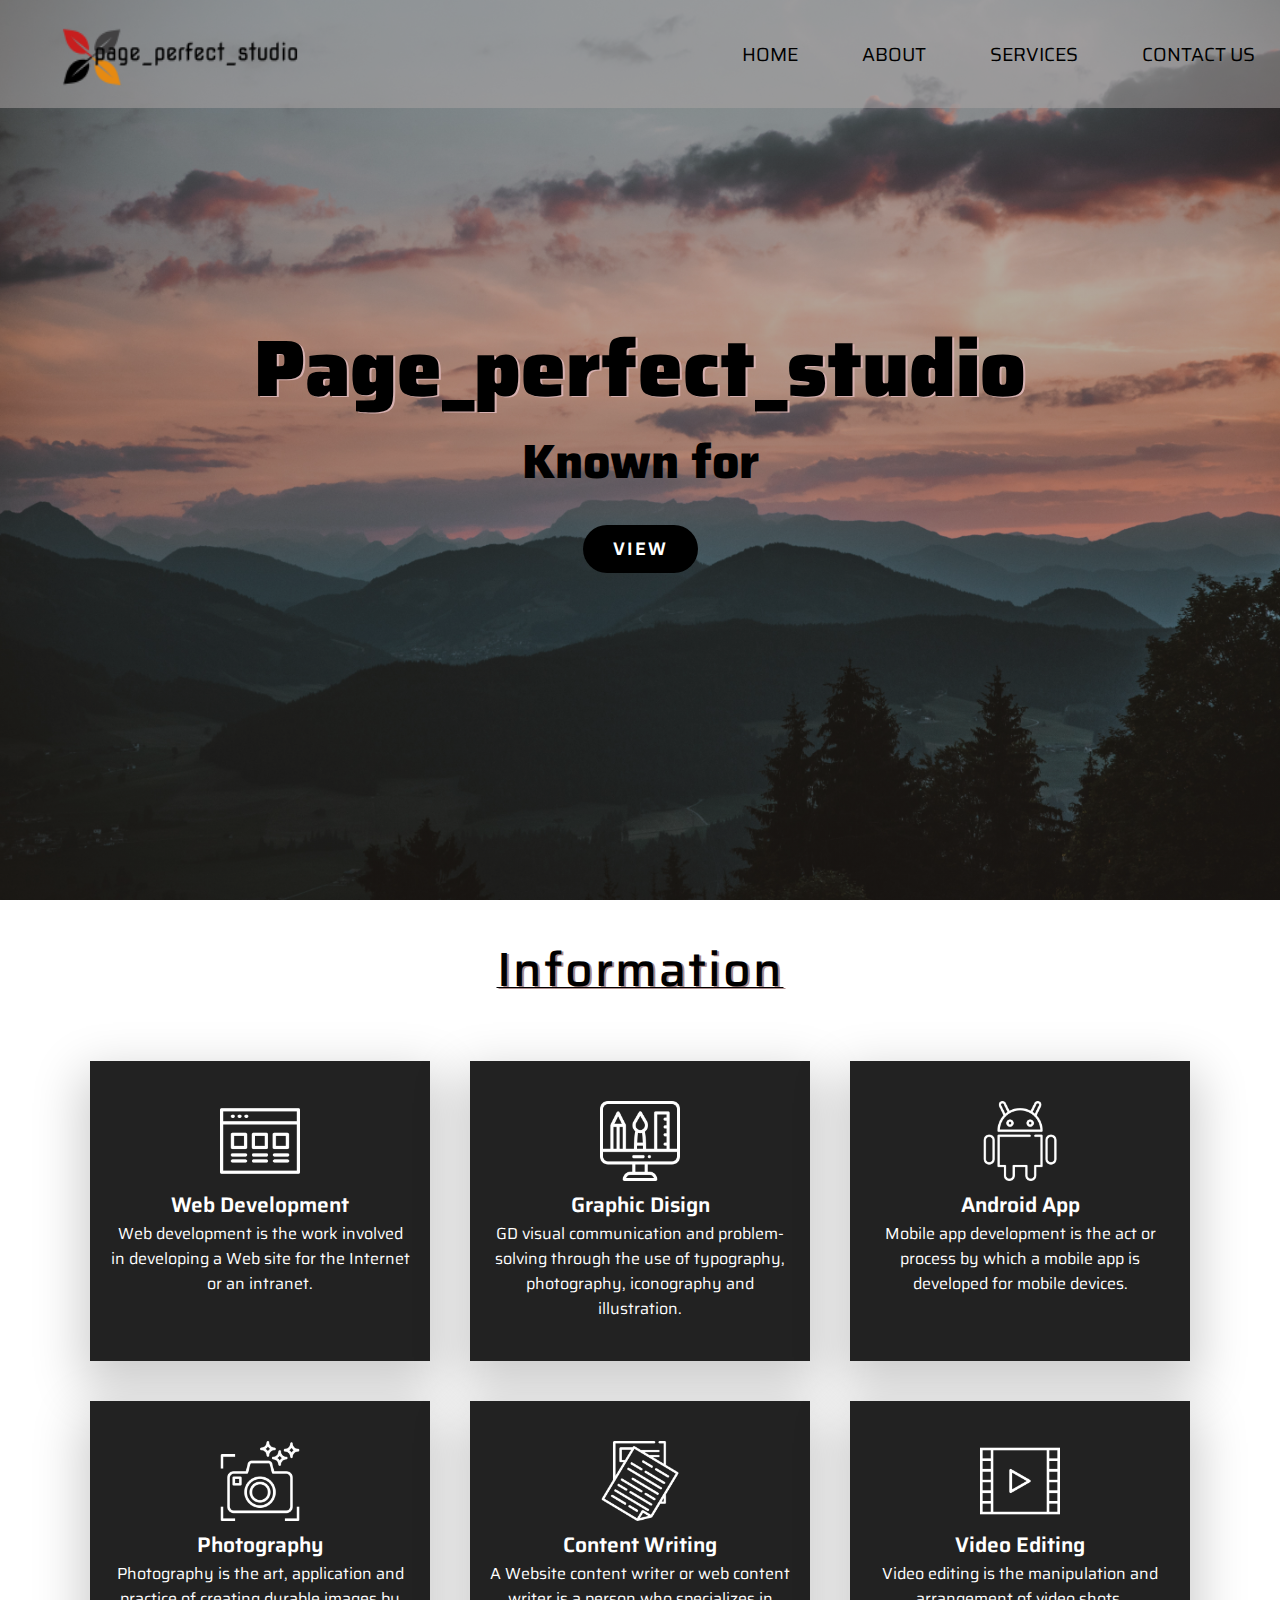
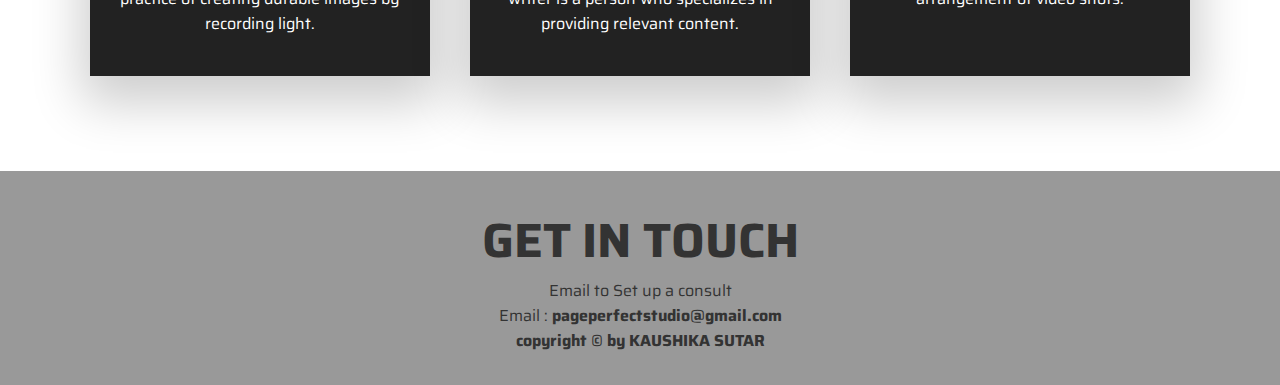
<file: web page_perfect_studio offical/index.html>
<!DOCTYPE html>
<html lang="en">

<head>
  <meta charset="UTF-8">
  <meta name="viewport" content="width=device-width, initial-scale=1.0">
  <link rel="stylesheet" href="style.css">
  <link href="https://fonts.googleapis.com/icon?family=Material+Icons" rel="stylesheet">
  <script src="https://ajax.googleapis.com/ajax/libs/jquery/3.5.1/jquery.min.js"></script>
  <script src="https://cdnjs.cloudflare.com/ajax/libs/popper.js/1.16.0/umd/popper.min.js"></script>
  <script src="https://maxcdn.bootstrapcdn.com/bootstrap/4.5.2/js/bootstrap.min.js"></script>
  <link rel="stylesheet" href="https://stackpath.bootstrapcdn.com/font-awesome/4.7.0/css/font-awesome.min.css"
    integrity="sha384-wvfXpqpZZVQGK6TAh5PVlGOfQNHSoD2xbE+QkPxCAFlNEevoEH3Sl0sibVcOQVnN" crossorigin="anonymous">
  <title>Document</title>
</head>

<body>

  <!--//////////////////////////////////////////// NAVBAR STARTS///////////// ///////////////////////////////////////-->

  <div class="container">
    <div class="navbar">
      <img src="img/4c48c699-3cd1-45fa-952f-63a73d6eb40e_200x200.png" class="logo">
      <nav>
        <ul>
          <li><a href="#home">HOME</a></li>
          <li><a href="About.html">ABOUT</a></li>
          <li><a href="Services.html">SERVICES</a></li>
          <li><a href="Contact.html">CONTACT US</a></li>
        </ul>
      </nav>
    </div>

    <!-- ///////////////////////////////////////NAVBAR ENDS //////////////////////////////////////////////////-->


    <!--//////////////////////////////////////BANNER SECTION STARTS ///////////////////////////////////////////-->

    <section class="banner" id="home">
      <div class="textbx">
        <h2>Page_perfect_studio</h2>
        <h3>Known for <span class="change_content"></span></h3>
        <a href="#information" class="btn">VIEW</a>
      </div>
    </section>
  </div>

  <!--///////////////////////// BANNER SECTION ENDS /////////////////////////// -->


  <!-- /////////////////////////INFORMATION SECTION STARTS HERE //////////////////////////////// -->


  <section class="information" id="information">
    <div class="heading white">
      <h2>Information</h2>
    </div>
    <div class="content">
      <div class="aboutbx">
        <img src="img/icon2.png">
        <h2>Web Development</h2>
        <p>Web development is the work involved in developing a Web site for the Internet or an intranet. </p>
      </div>
      <div class="aboutbx">
        <img src="img/icon1.png">
        <h2>Graphic Disign</h2>
        <p>GD visual communication and problem-solving through the use of typography,
          photography, iconography and illustration.</p>
      </div>
      <div class="aboutbx">
        <img src="img/icon3.png">
        <h2>Android App</h2>
        <p>Mobile app development is the act or process by which a mobile app is developed for mobile devices.</p>
      </div>
      <div class="aboutbx">
        <img src="img/icon4.png">
        <h2>Photography</h2>
        <p>Photography is the art, application and practice of creating durable images by recording light.</p>
      </div>
      <div class="aboutbx">
        <img src="img/icon5.png">
        <h2>Content Writing</h2>
        <p>A Website content writer or web content writer is a person who specializes in providing relevant content.</p>
      </div>
      <div class="aboutbx">
        <img src="img/icon6.png">
        <h2>Video Editing</h2>
        <p>Video editing is the manipulation and arrangement of video shots. </p>
      </div>
    </div>
    <br><br><br>
  </section>


  <!-- /////////////////////////INFORMATION SECTION ENDS HERE //////////////////////////////////////////////-->

  <!-- /////////////////////////////////////////ABOUT SECTION STARTS HERE///////////////////////////////////////// -->



  <!-- ////////////////////////////////////////ABOUT SECTION ENDS HERE ///////////////////////////////////////////-->
  <section class="contact" id="contact">
    <!--         
<div class="contact-section">

  <h1>Contact Us</h1>
  <div class="border"></div>
  <form class="contact-form" action="index.html" method="post">
    <input type="text" class="contact-form-text" placeholder="Your name">
    <input type="email" class="contact-form-text" placeholder="Your email">
    <input type="text" class="contact-form-text" placeholder="Your phone">
    <textarea class="contact-form-text" placeholder="Your message"></textarea>
    <input type="submit" class="contact-form-btn" value="Send">
  </form>
</div>
  </section>  -->
    <footer>
      <h3>GET IN TOUCH</h3>
      <p>Email to Set up a consult</p>
      <p>Email : <strong>pageperfectstudio@gmail.com</strong></p>
      <p><strong> copyright &copy; by KAUSHIKA SUTAR </strong></p>
    </footer>
</body>

</html>
</file>
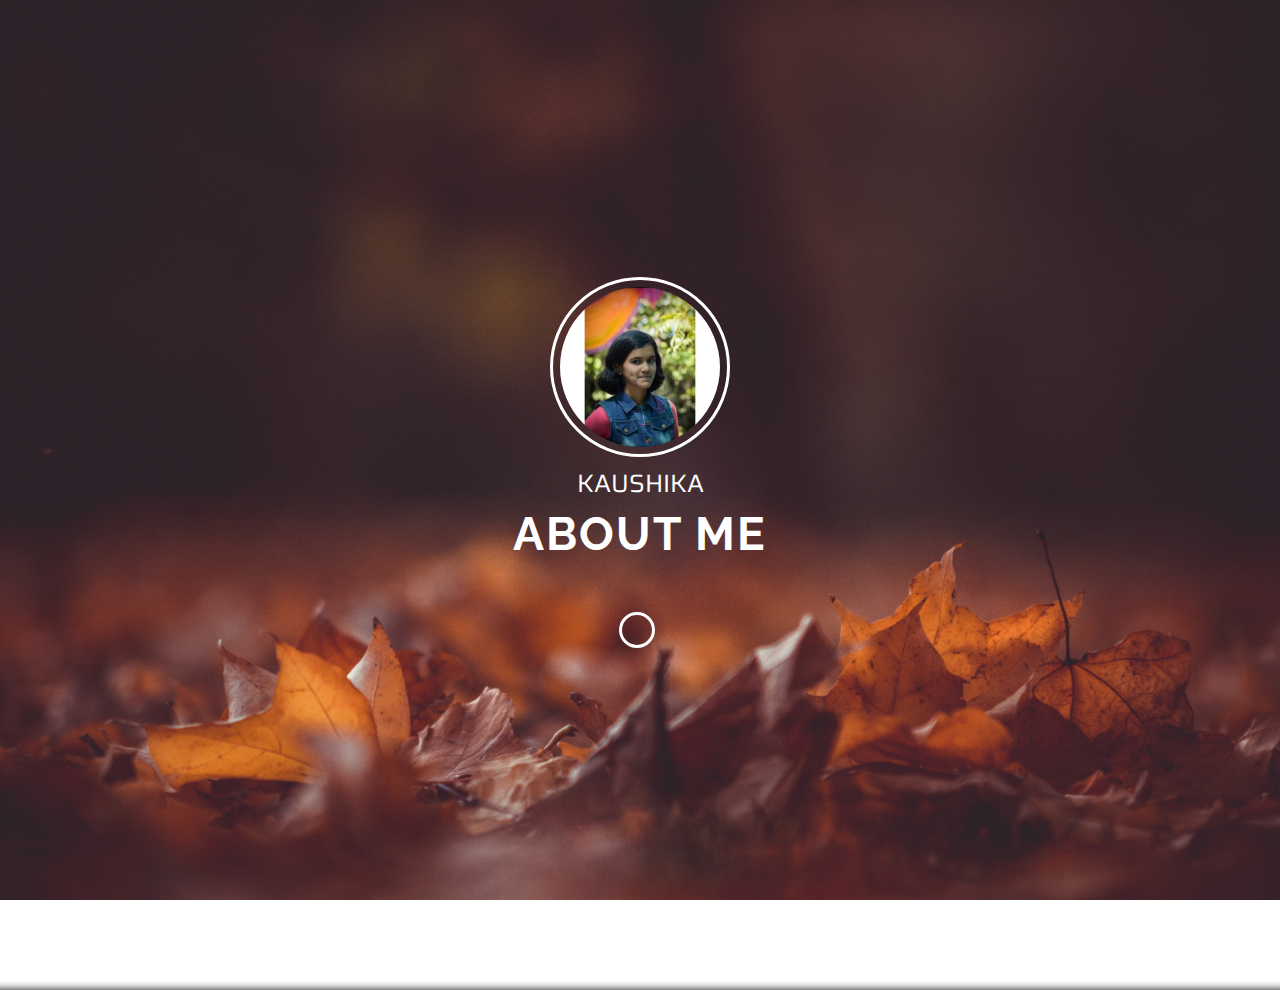
<file: web page_perfect_studio offical/About.html>
<!DOCTYPE html>
<html lang="en">

<head>
  <meta charset="UTF-8">
  <meta name="viewport" content="width=device-width, initial-scale=1.0">
  <link rel="stylesheet" href="style.css">
  <link href="https://fonts.googleapis.com/icon?family=Material+Icons" rel="stylesheet">
  <link href="https://fonts.googleapis.com/css?family=Oswald" rel="stylesheet">

  <script src="https://ajax.googleapis.com/ajax/libs/jquery/3.5.1/jquery.min.js"></script>
  <script src="https://cdnjs.cloudflare.com/ajax/libs/popper.js/1.16.0/umd/popper.min.js"></script>
  <script src="https://maxcdn.bootstrapcdn.com/bootstrap/4.5.2/js/bootstrap.min.js"></script>
  <link rel="stylesheet" href="https://stackpath.bootstrapcdn.com/font-awesome/4.7.0/css/font-awesome.min.css"
    integrity="sha384-wvfXpqpZZVQGK6TAh5PVlGOfQNHSoD2xbE+QkPxCAFlNEevoEH3Sl0sibVcOQVnN" crossorigin="anonymous">
  <title>Document</title>

  <!-- /STyle Starts Here -->
  <style>
    @import url('https://fonts.googleapis.com/css2?family=Raleway&display=swap');
    *,
    *:before,
    *:after {
      box-sizing: inherit;
    }

    html {
      box-sizing: border-box;
    }

    html,
    body,
    .page-wrap {
      width: 100%;
      height: 100%;
      margin: 0;
      padding: 0;
    }

    body {
      font-family: 'Raleway', sans-serif;
      font-size: 100%;
      font-weight: 400;
      line-height: 1;
      overflow: hidden;
      background-color: black;
    }

    h1,
    h2,
    h3,
    h4,
    h5,
    h6 {
      font-family: 'Raleway', sans-serif;
      font-weight: 400;
      text-transform: uppercase;
      color: black;
      letter-spacing: 2px;
    }

    i {
      position: relative;
    }

    .overlay {
      position: absolute;
      z-index: 1;
      top: -10%;
      left: -10%;
      width: 120%;
      height: 120%;
      background: rgba(0, 0, 0, .3);
      background-position: center center;
      background-size: 100%;
      opacity: 1;
      filter: blur(5px);
      background-color: #fff;
      /* background-image: url();
  background-image: url(https://cl.ly/2y2t3e2t1c0t/rt87-bw-hills.jpg); */
      background-size: cover;
    }

    @keyframes Gradient {
      0% {
        background-position: 0% 50%;
      }

      50% {
        background-position: 100% 50%;
      }

      100% {
        background-position: 0% 50%;
      }
    }

    .page-wrap {
      position: relative;
      z-index: 100;
      text-align: center;
      display: flex;
      align-items: center;
      justify-content: center;
      background-image: url(img/kristian-seedorff-BvUicqkaZZ0-unsplash.jpg);
      background-size: cover;
      background-position: center;
      height: 100vh;

    }

    .wrap-center {
      width: 480px;
      overflow: hidden;
      transition: width 0.5s, background 0.5s;
    }

    .wrap-center.expand-width {
      width: 630px;
    }

    .light-theme .wrap-center {
      background: rgba(255, 255, 255, .0);
      color: rgba(0, 0, 0, .7);
    }

    .light-theme .wrap-center.bio-active {
      background: rgba(255, 255, 255, .3);
    }

    .dark-theme .wrap-center {
      background: rgba(0, 0, 0, .0);
      color: rgba(255, 255, 255, .9);
    }

    .dark-theme .wrap-center.bio-active {
      background: rgba(0, 0, 0, .3);
    }

    .header {
      width: 100%;
      position: relative;
      padding: 30px 0;
      font-size: 1.3rem;
      border-bottom: 1px solid rgba(0, 0, 0, .0);
      transition: border-bottom-color 0.5s;
    }

    .expand-width .header {
      border-bottom-color: rgba(0, 0, 0, .075);
    }

    .header .hello-h1 {
      display: block;
      cursor: pointer;
      font-size: 2.2em;
      margin-bottom: 25px;
      font-weight: 700;
      transition: font-size 0.5s;
      color: white;
      letter-spacing: 2px;
    }

    .expand-width .header .hello-h1 {
      font-size: 1.5em;

    }

    .header .name {
      display: block;
      margin: 15px 0;
      font-size: 1.2em;
      color: white;
    }

    .header .avatar {
      width: 180px;
      margin: 0 auto;
      backface-visibility: hidden;
      opacity: 1;
      transition: opacity 0.5s, width 0.5s;
      border: 3px solid white;
      border-radius: 150px;
      padding: 7px;
    }

    .expand-width .header .avatar {
      opacity: 0.5;
      width: 90px;
    }

    .expand-width .header .avatar:hover {
      opacity: 1;
    }

    .header img {
      display: block;
      width: 100%;
      border-radius: 100%;
    }

    .main-nav {
      position: relative;
      padding-bottom: 40px;
    }

    .main-nav ul li {
      display: inline-block;
    }

    .main-nav .nav-btn {
      cursor: pointer;
      display: block;
      font-size: 0.75em;
      text-transform: none;
      padding: 0.95em;
      margin: 2px 0;
      width: 120px;
      border-radius: 100px;
      backface-visibility: hidden;
      transition: background 0.3s;
      background: black;
    }

    .main-nav .nav-btn:hover {
      background: rgba(0, 0, 0, 0.25);
    }

    .main-nav .nav-btn i {
      font-size: 70%;
      top: -0.075em;
    }

    .toggle-about {
      cursor: pointer;
      border-radius: 100%;
      height: 36px;
      width: 36px;
      position: absolute;
      left: 50%;
      margin-left: -21px;
      margin-top: 30px;
      padding: 10px 0 0 1px;
      text-align: center;
      font-size: 0.7em;
      display: block;
      transform: rotate(0deg);
      transition: transform 0.3s;
      backface-visibility: hidden;
      transition: background 0.3s;
      border: 3px solid white;
      color: black;
    }

    .toggle-about:hover {
      background: rgba(0, 0, 0, 0.25);
    }

    .expand-height .toggle-about {
      transform: rotate(180deg);
    }

    .about {
      font-weight: 400;
      width: 100%;
      padding: 40px 60px 0px;
      text-align: left;
      overflow: hidden;
      height: 0px;
      padding-top: 0px;
      padding-bottom: 0px;
      transition: height 0.5s, padding-top 0.2s;
    }

    .about .copy-block {
      line-height: 1.4rem;
      padding-top: 40px;
    }

    .expand-height .about {
      height: 450px;
    }

    .about .close-about {
      margin: 0 auto;
      font-size: 2.2em;
    }

    .about h2 {
      font-size: 1.5em;
      margin: 0;
      font-weight: 600;
      margin-bottom: 0.5em;

    }

    .about p {
      margin-bottom: 1.25em;
      font-size: 0.9em;
      line-height: 1.7;
      color: #000;
    }
  </style>



  <!-- Style ends here -->
</head>

<body>

  <div class="overlay"></div>

  <div class="page-wrap light-theme">

    <div class="wrap-center">
      <header class="header">
        <div class="avatar">
          <div class=""></div>
          <img src="img/k.jpg" alt="Jeff Pannone">
        </div>

        <span class="name">KAUSHIKA </span>
        <h1 class="hello-h1">About me</h1>
        <nav class="main-nav">
          <span class="toggle-about"><i class="i-chevron-down"></i></span>

        </nav>
      </header>

      <div class="about" id="about">
        <div class="copy-block">
          <h2>About</h2>
          <p>Currently living in Ichalkaranji and working from Home , I'm passionate about Front-End Design &
            Development and building scalable & fluid websites. In my free time you'll likely find me throught the
            website.
            A programming language is for thinking about programs, not for expressing programs you've already thought
            of. </p>
          <h2>Upgrade yourself</h2>
          <p>To be a programmer is to sign yourself up for a life of constant learning. The fountain of new — new features,
            new languages, new tools, new frameworks—never stops gushing. But computer science is also a surprisingly
            traditional field that’s grounded in time-tested principles. We’ve added object-oriented programming, modern
            hardware, and artificial intelligence..</p>
        </div>



      </div>
    </div>
  </div>
  <script src="https://code.jquery.com/jquery-3.4.1.js"></script>
  <script>
    // default state of bio
    var bioActive = false;

    // toggle bio with animations/timing relative to its state
    // if closed, expand width first, then height
    // if open, expand height first, then width
    function toggleBio() {
      if (bioActive == false) {
        firstClass = 'expand-width';
        secondClass = 'expand-height';
        bioActive = true;
      } else {
        firstClass = 'expand-height';
        secondClass = 'expand-width';
        bioActive = false;
      }

      $(".wrap-center").toggleClass("bio-active").toggleClass(firstClass).delay(500).queue(function () {
        $(this).toggleClass(secondClass).dequeue();
      });
    }

    // run bio toggle on click
    $(".btn-about, .close-about, .toggle-about").on("click", toggleBio);


  </script>


</body>

</html>
</file>
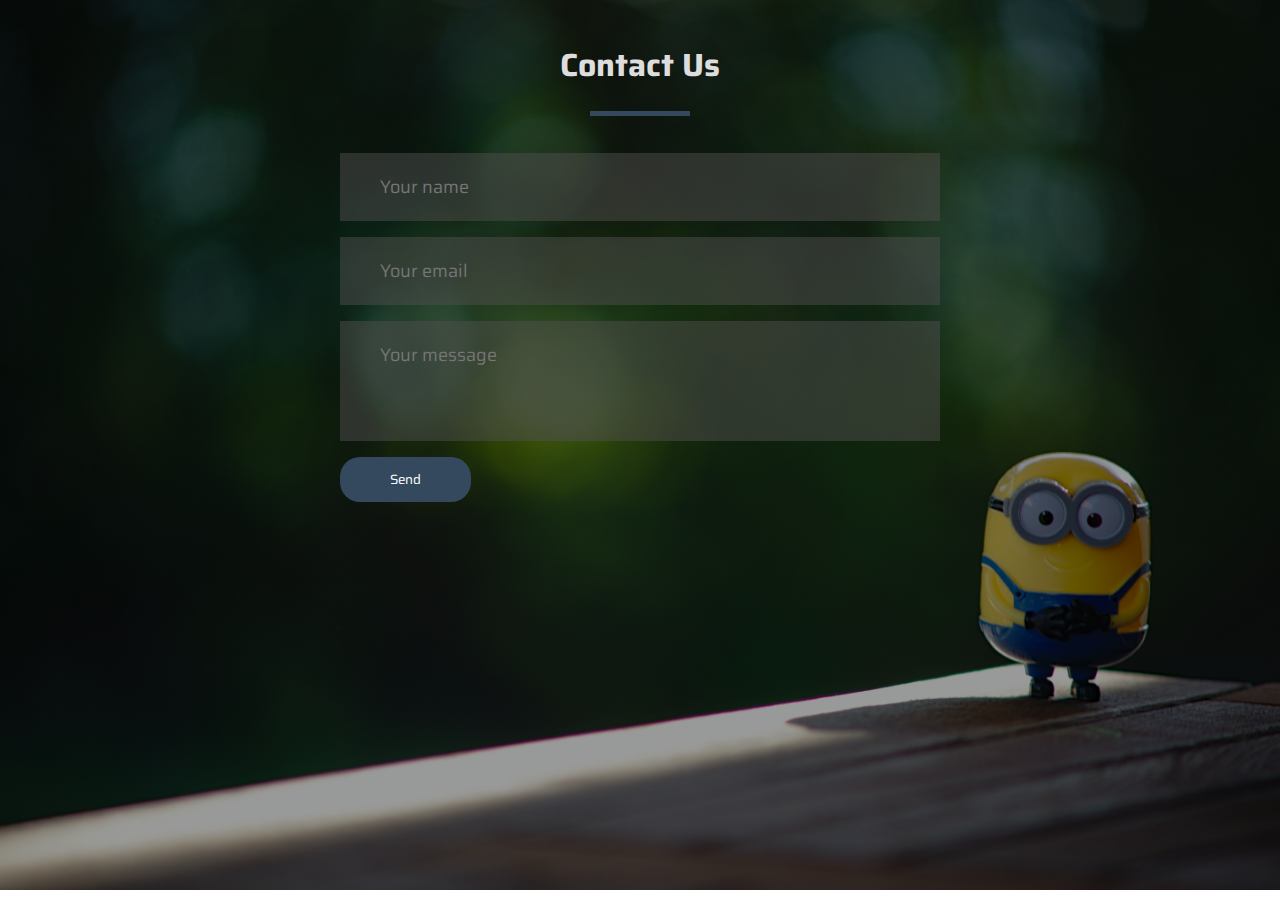
<file: web page_perfect_studio offical/Contact.html>
<!DOCTYPE html>
<html lang="en">
<head>
    <meta charset="UTF-8">
    <meta name="viewport" content="width=<section class="contact" id="contact">
        
    <style>
      @import url('https://fonts.googleapis.com/css2?family=Saira&display=swap');
 *{
   margin: 0;
   padding: 0;
   font-family: 'Saira', sans-serif;
 }       
.contact-section{
  width: 100%;
  height: 90vh;
  background:linear-gradient(rgba(0,0,0,0.4), rgba(0,0,0,0.4)),
   url('img/jonas-stolle-6rhdGmD6wfw-unsplash.jpg');
  background-repeat: no-repeat;
  background-size: cover;
  padding: 40px 0;
}
.contact-section h1{
  text-align: center;
  color: #ddd;
}
.border{
  width: 100px;
  height: 5px;
  background: #34495e;
  margin: 21px auto;
}

.contact-form{
  max-width: 600px;
  margin: auto;
  padding: 0 10px;
  overflow: hidden;
}

.contact-form-text{
  display: block;
  width: 100%;
  box-sizing: border-box;
  margin: 16px 0;
  border: 0;
  background: rgba(80, 78, 78, 0.493);
  padding: 20px 40px;
  outline: none;
  color: black;
  transition: 0.5s;
  font-size: 18px;
}
input:placeholder{
  color: #000;
}
.contact-form-text:focus{
  box-shadow: 0 0 10px 4px #f1620e;
}
textarea.contact-form-text{
  resize: none;
  height: 120px;
}
.contact-form-btn{
  float: left;
  border: 0;
  background: #34495e;
  color: #fff;
  padding: 12px 50px;
  border-radius: 20px;
  cursor: pointer;
  transition: 0.5s;
}
.contact-form-btn:hover{
  background: #2980b9;
}

    </style> 
</head>
<body>
    <div class="contact-section">
        <h1>Contact Us</h1>
        <div class="border"></div>
        <form class="contact-form" action="contact.php" method="post">
          <input type="text" class="contact-form-text" placeholder="Your name">
          <input type="email" class="contact-form-text" placeholder="Your email">
      
          <textarea class="contact-form-text" placeholder="Your message"></textarea>
          <input type="submit" class="contact-form-btn"  value="Send">
        </form>
      </div>
        </section> 
</body>
</html>
</file>
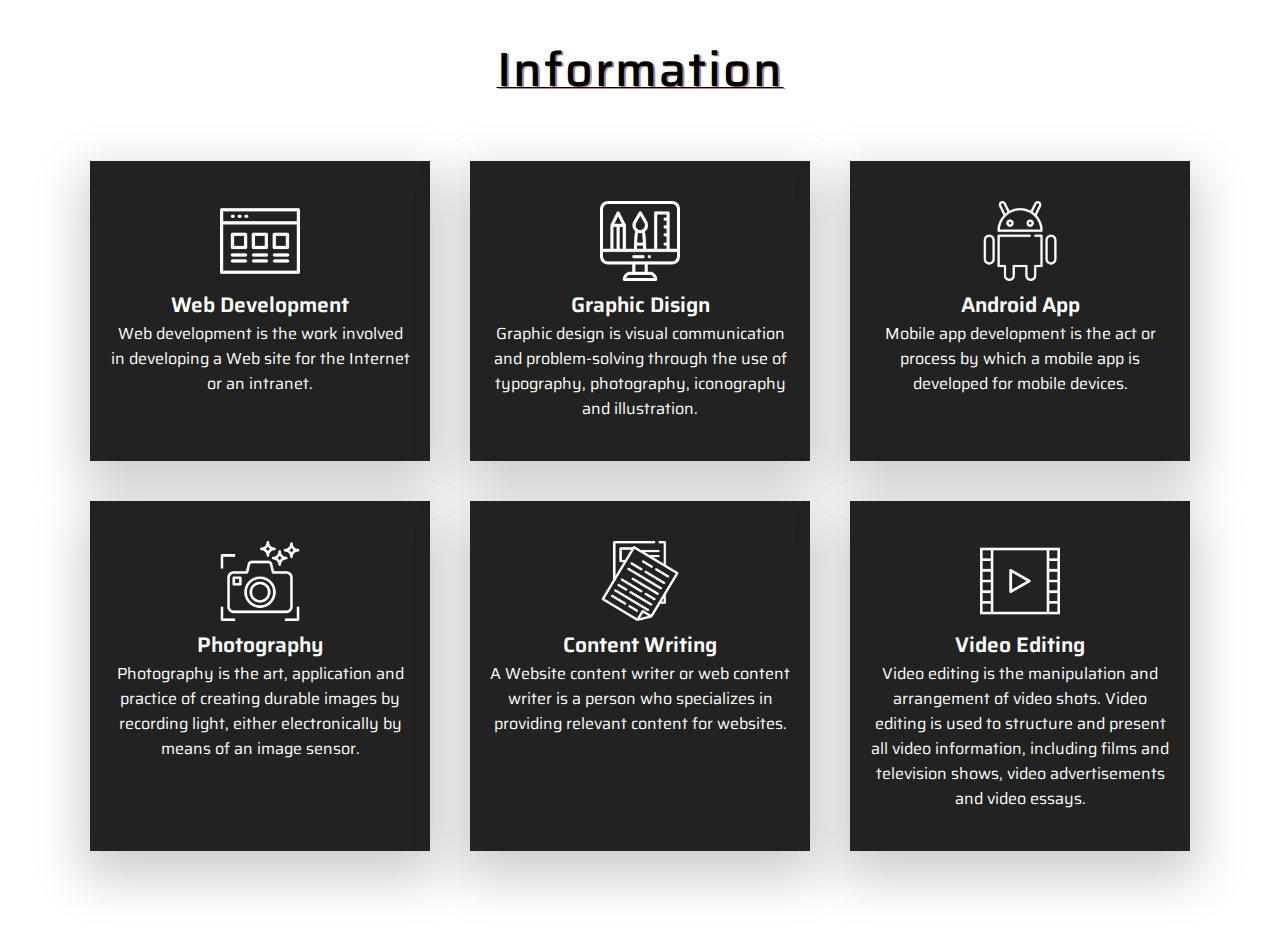
<file: web page_perfect_studio offical/Information.html>
<!DOCTYPE html>
<html lang="en">
<head>
    <meta charset="UTF-8">
    <meta name="viewport" content="width=device-width, initial-scale=1.0">
    <link rel="stylesheet" href="style.css">
    <title>Document</title>
</head>
<body>
   
  <section class="information" id="information">
    <div class="heading white">
      <h2>Information</h2>
    </div>
    <div class="content">
      <div class="aboutbx">
        <img src="img/icon2.png">
        <h2>Web Development</h2>
        <p>Web development is the work involved in developing a Web site for the Internet or an intranet. </p>
      </div>
      <div class="aboutbx">
        <img src="img/icon1.png">
        <h2>Graphic Disign</h2>
        <p>Graphic design is visual communication and problem-solving through the use of typography,
          photography, iconography and illustration.</p>
      </div>
      <div class="aboutbx">
        <img src="img/icon3.png">
        <h2>Android App</h2>
        <p>Mobile app development is the act or process by which a mobile app is developed for mobile devices.</p>
      </div>
      <div class="aboutbx">
        <img src="img/icon4.png">
        <h2>Photography</h2>
        <p>Photography is the art, application and practice of creating durable images by recording light, either
          electronically by means of an image sensor.</p>
      </div>
      <div class="aboutbx">
        <img src="img/icon5.png">
        <h2>Content Writing</h2>
        <p>A Website content writer or web content writer is a person who specializes in providing relevant content for
          websites.</p>
      </div>
      <div class="aboutbx">
        <img src="img/icon6.png">
        <h2>Video Editing</h2>
        <p>Video editing is the manipulation and arrangement of video shots. Video editing is used to structure and
          present all video information, including films and television shows, video advertisements and video essays.
        </p>
      </div>
    </div>
    <br><br><br>
  </section> 
</body>
</html>
</file>
<file: web page_perfect_studio offical/style.css>
@import url('https://fonts.googleapis.com/css2?family=Saira&display=swap');
@import url('https://fonts.googleapis.com/css2?family=Prompt:ital@1&display=swap');

 /*/////////////////////////////////////// for body and nav-bar starts/////////////////////////////////////////// */
*{
	margin: 0;
	padding: 0;
  font-family: 'Saira', sans-serif;
  scroll-behavior: smooth;
}
::selection{
	color: black;
	background:rgb(175, 130, 130);
}
.container{
	width: 100%;
	height: 100vh;
	background-image: linear-gradient(rgba(0, 0, 0,.3),rgba(0, 0, 0,.3)),
	url('img/pexels-stephan-seeber-1261728.jpg');
	background-size: cover;
	background-position: center;
	padding-right: 0%;
	box-sizing: border-box;
}
.navbar{
	width: 100%;
	height: 12%;
	display: flex;
	justify-content: center;
	align-items: center;
	margin-right: 35px ;
	background: rgba(170, 165, 165, 0.541);
}
.logo{
	padding-top: 5px;
	width: 260px;
	height: 280px;
	cursor: pointer;
	margin-left:50px;
}
nav{
	flex: 1;
	text-align: right;
}
nav ul li{
	list-style: none;
	display: inline-block;
	margin-left: 35px;
	margin-right: 25px;
}
nav ul li a{
	text-decoration: none;
	color: #000;
  font-size: 19px;
  font-weight: 400;
}
nav ul li a:hover{
	border-bottom: 1px solid rgb(53, 48, 48);
	color: blanchedalmond;
	transition:.3s ease;
}
#home{
	width: 100%;
	height: 75vh;
	display: flex;
	justify-content: center ;
	align-items: center;
	text-align: center;
	overflow: hidden;
}
.banner h2{
	font-size: 5rem;
	color: #000;
	font-weight: 900;
	line-height: 6.3rem;
	text-shadow: 2px 1px rgb(214, 176, 176);
 }
 
.banner h3{
    font-size: 3rem;
    color: #000;
    font-weight: 800;
    line-height: 1.8em;   
}
.change_content::after{
   content: '';
   animation: changetext 7s infinite linear;
   color:blanchedalmond ;
   letter-spacing: 2px;
   word-spacing: 3px;
   text-shadow: 2px 1px #000;
   font-family: 'Prompt', sans-serif;
}
@keyframes changetext{

 0%{
    content:" WEBDISIGNS ";
  }
  20%{
    content:" GRAPHIC DESIGN ";
  }
  40%{
    content:" APPLICATION DESIGN ";
  }
  60%{
    content:" SOFTWARE DISIGN ";
  }
  80%{
    content:" PHOTOGRAPHY ";
  }
  100%{
    content:"VIDEO EDITING ";
  }

}
 .btn{
    position: relative;
    background:black;
    display: inline-block;
    color: #fff;
    margin-top: 20px;
    padding: 10px 30px;
    font-size: 18px;
    text-transform: uppercase;
    text-decoration: none;
    letter-spacing: 2px;
	font-weight: 600;
	border-radius: 30px;
    transition: .3s all ease-in-out;
}
.btn:hover{
    background: rgb(143, 90, 90);
    color: #000;
}

/*///////////////////////////////// for body and nav-bar ends////////////////////////////////////// */


/*//////////////////////////////////////// for information field starts/////////////////////////////////// */


.information{
  background: rgb(255, 255, 255);
  width: 100%;
}
.heading .white{
  color: #fff;
  line-height: 30px;
}
.heading.white h2{
  font-size: 3rem;
	color: #000;
	font-weight: 500;
  line-height: 6.3rem;
   text-decoration: underline 1px; 
	text-shadow: 2px 1px rgb(172, 139, 139);
}
.information .content{
  display: flex;
  justify-content: center;
  flex-wrap: wrap;
  flex-direction: row;
}
.information .content .aboutbx{
  padding: 40px 20px;
  background: #222;
  color: #fff;
  max-width: 300px;   
  margin: 20px;
  text-align: center;
  transition: .5s;
  box-shadow: 0 1.2rem 3rem 0.5rem rgba(0,0,0,0.2);
}
.information .content .aboutbx:hover{
  background:rgb(0, 0, 0);
  transform: scale(1.1);
 
}
.information .content .aboutbx img{
  max-width: 80px;
  filter: invert(1);
  transition: transform 0.4s ease;
  transform: scale(1.0);
}
.information .content .aboutbx h2{
  font-size: 21px;
  font-weight: 600;
}
  
   /* ////////////////////////////////////for information field ends //////////////////////////////*/



    /*/////////////////////////////////// for about field starts////////////////////////////// */


section .about{
  width: 100%;
  height: 100vh;
}


     /*/////////////////////////////////for about field ends/////////////////////////////////// */




     /*////////////////////////// for services field starts /////////////////////////////*/


.services{
  width: 100%;
  height: 100vh;
}
body{
	display: flex;
	justify-content: center;
	align-items: center;
  flex-direction: column;
  background: linear-gradient(rgba(0,0,0,0.4), rgba(0,0,0,0.4) )
}
.heading{
  text-align: center;
  font-size: 3rem;
  letter-spacing: 2px;
  padding: 20px;
  line-height: 30px;
  color: black;
  text-shadow: 2px 1px rgb(214, 176, 176);
}
.gallery-image{
  padding: 40px;
  display: flex;
  flex-wrap: wrap;
  justify-content: center;
}

.gallery-image img{
  height: 250px;
  width: 350px;
  transform: scale(1.0);
  transition: transform 0.4s ease;
}

.img-box{
  box-sizing: content-box;
  margin: 10px;
  height: 250px;
  width: 350px;
  overflow: hidden;
  display: inline-block;
  color: white;
  position: relative;
  background-color: #000;
}

.caption{
  position: absolute;
  bottom: 5px;
  left: 20px;
  opacity: 0.0;
  transition: transform 0.3s ease, opacity 0.3s ease;
}

.transparent-box{
  height: 250px;
  width: 350px;
  background-color:rgba(0, 0, 0, 0);
  position: absolute;
  top: 0;
  left: 0;
  transition: background-color 0.3s ease;
}

.img-box:hover img{ 
  transform: scale(1.2);
}

.img-box:hover .transparent-box{
  background-color:rgba(0, 0, 0, 0.6);
}

.img-box:hover .caption{
  transform: translateY(-20px);
  opacity: 1.0;
}

.img-box:hover{
  cursor: pointer;
}

.caption > p:nth-child(2){
  font-size: 0.8em;
}

.opacity-low{
  opacity: 0.5;
} 
    /* ////// ///////////////////////  for services field ends ///////////////////////////////////////////// */

/* for Contact Field Starts  */

/* 
.contact-section{
  background: url(img/jonas-stolle-6rhdGmD6wfw-unsplash.jpg) no-repeat center;
  background-size: cover;
  padding: 40px 0;
}
.contact-section h1{
  text-align: center;
  color: #ddd;
}
.border{
  width: 100px;
  height: 10px;
  background: #34495e;
  margin: 40px auto;
}

.contact-form{
  max-width: 600px;
  margin: auto;
  padding: 0 10px;
  overflow: hidden;
}

.contact-form-text{
  display: block;
  width: 100%;
  box-sizing: border-box;
  margin: 16px 0;
  border: 0;
  background: #111;
  padding: 20px 40px;
  outline: none;
  color: #ddd;
  transition: 0.5s;
}
.contact-form-text:focus{
  box-shadow: 0 0 10px 4px #34495e;
}
textarea.contact-form-text{
  resize: none;
  height: 120px;
}
.contact-form-btn{
  float: right;
  border: 0;
  background: #34495e;
  color: #fff;
  padding: 12px 50px;
  border-radius: 20px;
  cursor: pointer;
  transition: 0.5s;
}
.contact-form-btn:hover{
  background: #2980b9;
} */

  

/* For Contact field Ends  */
/* FOR FOOTER SECTION STARTS HERE  */

footer{
  text-align: center;
  padding: 2rem 1rem; 
  margin: auto;
  color: #333;
}
footer h3{
  font-size: 3rem;
  margin-bottom: 0;
}



/* FOR FOOTER SECTION ENDS HERE */
</file>
